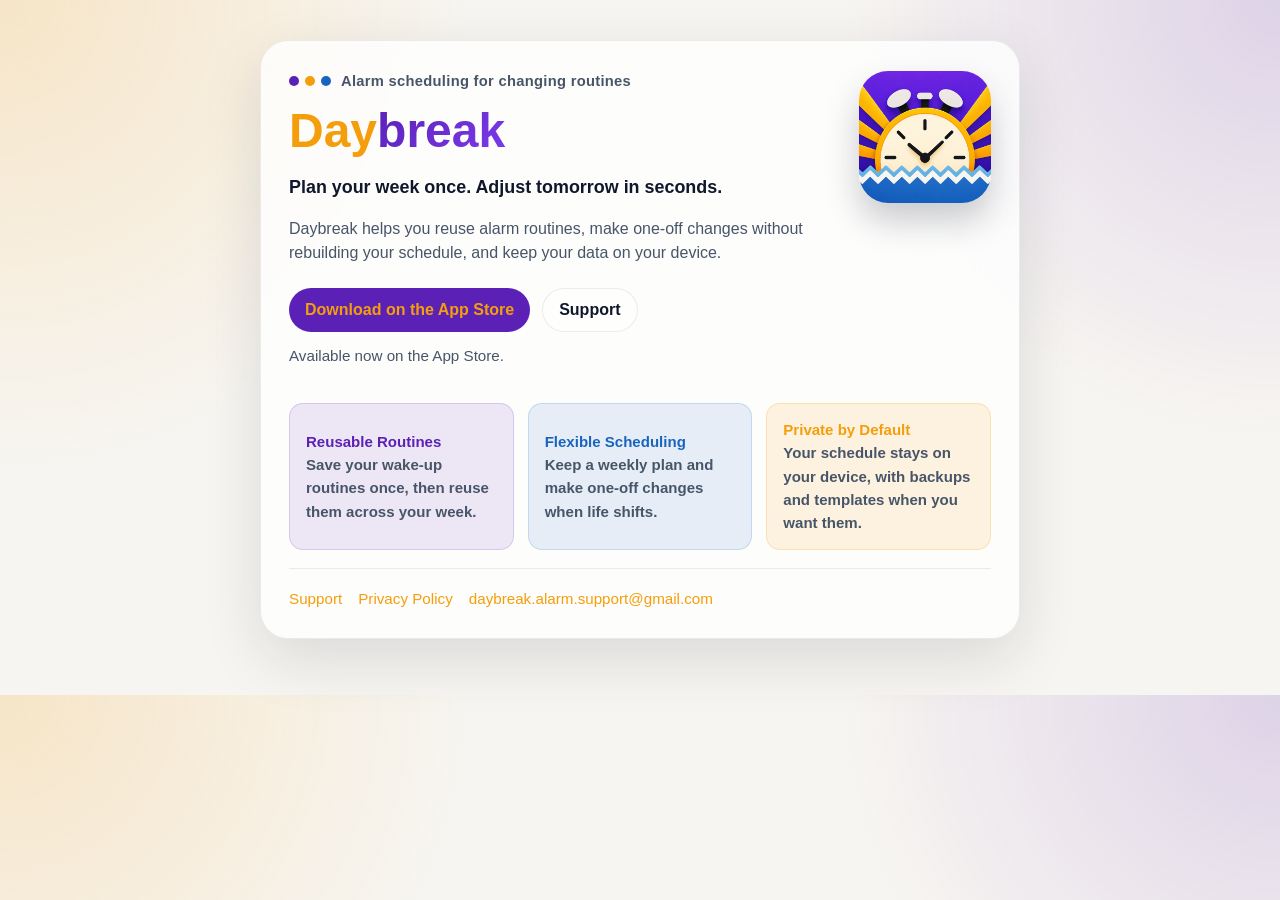
<file: index.html>
<!doctype html>
<html lang="en">
<head>
  <meta charset="utf-8">
  <meta name="viewport" content="width=device-width, initial-scale=1">
  <title>Daybreak</title>
  <meta name="description" content="Daybreak is an alarm scheduling app built around reusable groups, weekly routines, and flexible day-by-day changes.">
  <link rel="icon" type="image/png" href="./assets/daybreak-icon.png">
  <link rel="apple-touch-icon" href="./assets/daybreak-icon.png">
  <link rel="stylesheet" href="./styles.css">
</head>
<body>
  <main class="page">
    <section class="card">
      <section class="hero">
        <div class="hero-copy">
          <div class="eyebrow">
            <span class="eyebrow-dots" aria-hidden="true">
              <span></span><span></span><span></span>
            </span>
            Alarm scheduling for changing routines
          </div>
          <h1><span class="daybreak-wordmark"><span class="day-word">Day</span><span class="break-word">break</span></span></h1>
          <p class="hero-lead">
            Plan your week once. Adjust tomorrow in seconds.
          </p>
          <p>
            Daybreak helps you reuse alarm routines, make one-off changes without rebuilding your
            schedule, and keep your data on your device.
          </p>
          <div class="actions">
            <a class="button" href="https://apps.apple.com/app/daybreak-smart-alarms/id6763627452">Download on the App Store</a>
            <a class="button secondary" href="./support/">Support</a>
          </div>
          <p class="hero-note">Available now on the App Store.</p>
        </div>
        <img class="site-icon" src="./assets/daybreak-icon.png" alt="Daybreak app icon">
      </section>

      <div class="feature-grid">
        <div class="pill-link feature-card">
          <span>
            <strong>Reusable Routines</strong>
            <span>Save your wake-up routines once, then reuse them across your week.</span>
          </span>
        </div>
        <div class="pill-link feature-card">
          <span>
            <strong>Flexible Scheduling</strong>
            <span>Keep a weekly plan and make one-off changes when life shifts.</span>
          </span>
        </div>
        <div class="pill-link pill-link-gold feature-card">
          <span>
            <strong>Private by Default</strong>
            <span>Your schedule stays on your device, with backups and templates when you want them.</span>
          </span>
        </div>
      </div>

      <div class="meta meta-links">
        <a href="./support/">Support</a>
        <a href="./privacy/">Privacy Policy</a>
        <a href="mailto:daybreak.alarm.support@gmail.com">daybreak.alarm.support@gmail.com</a>
      </div>
    </section>
  </main>
</body>
</html>
</file>
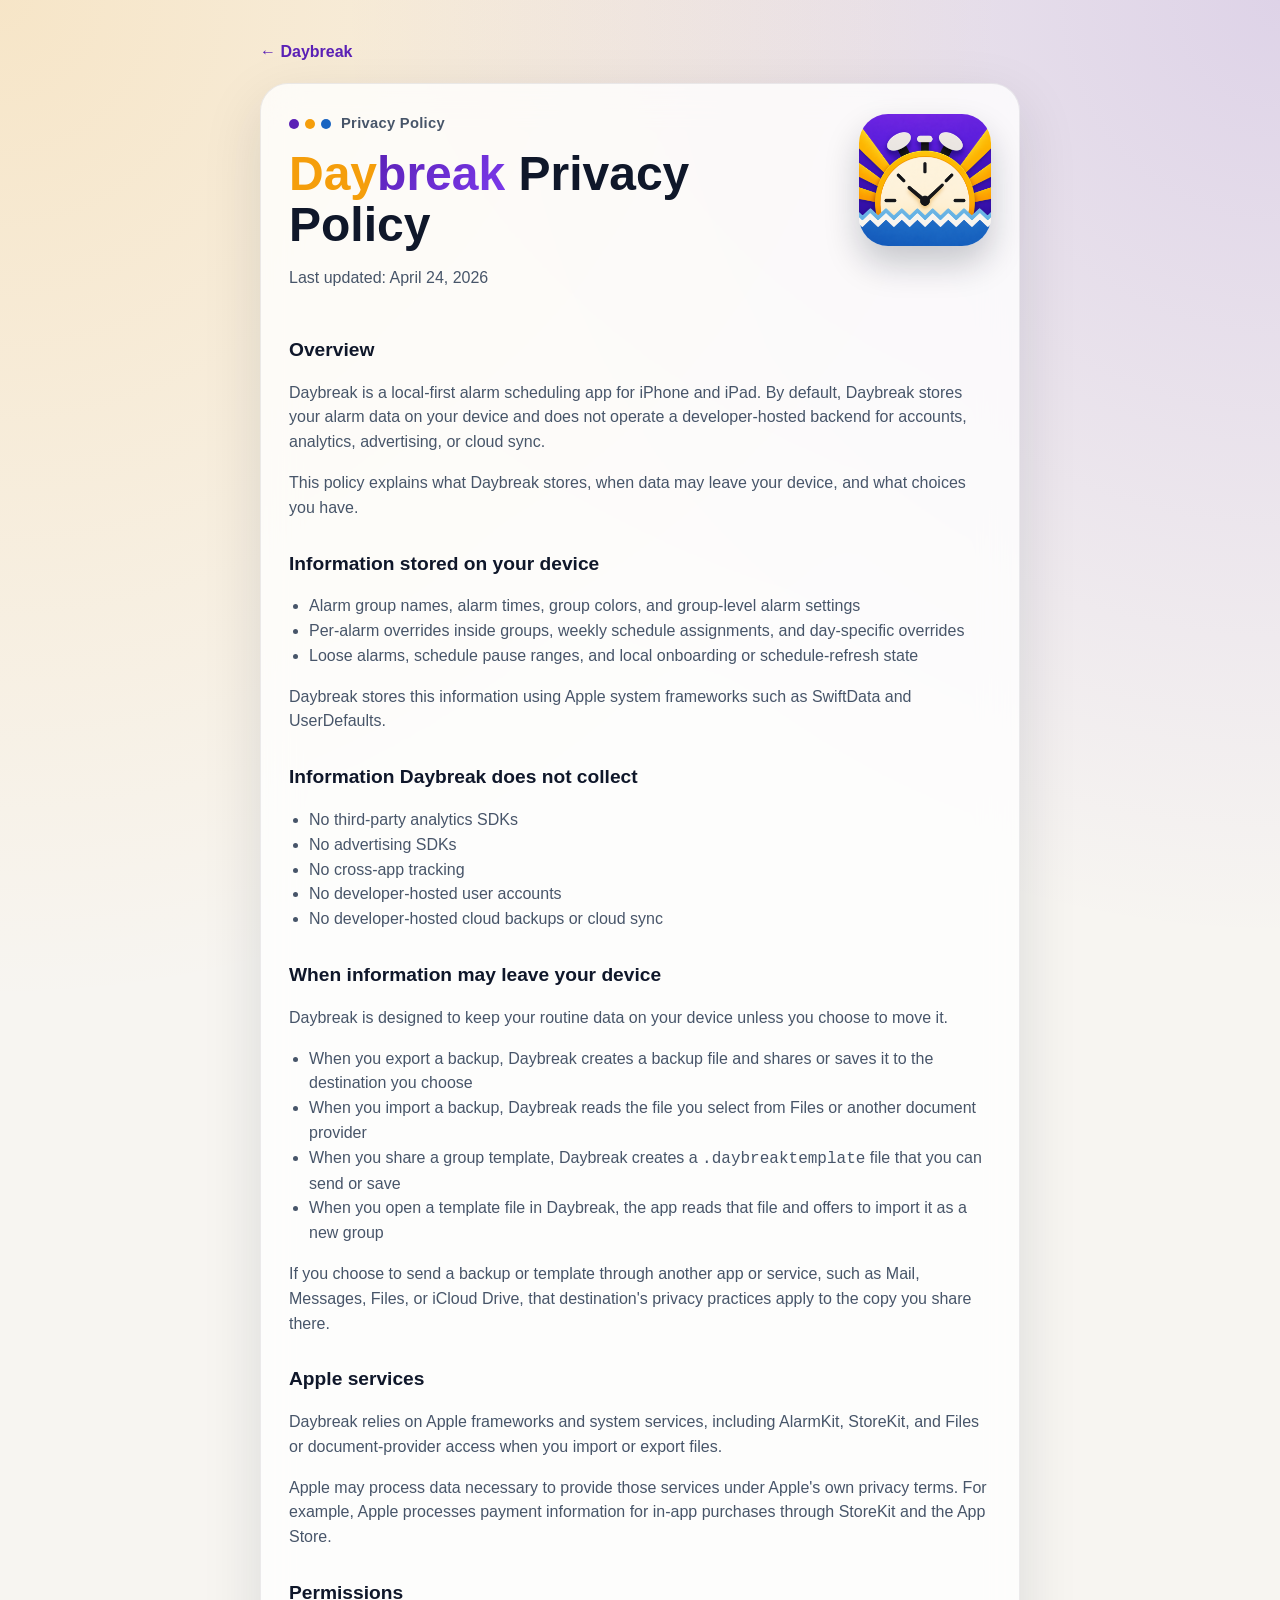
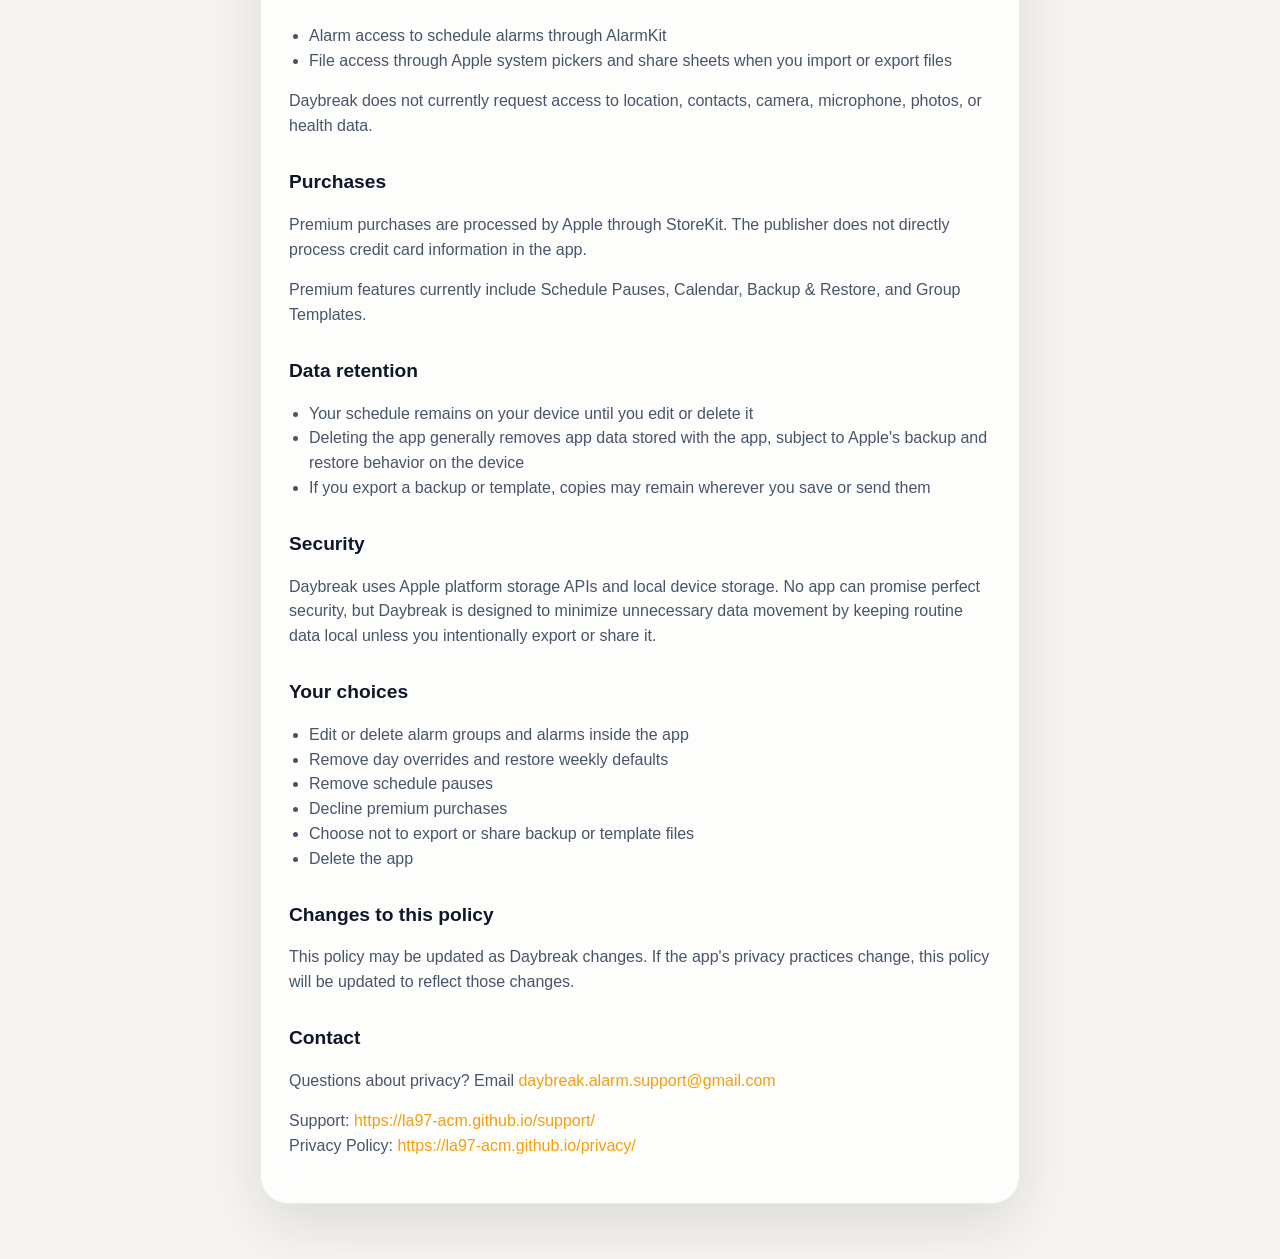
<file: privacy/index.html>
<!doctype html>
<html lang="en">
<head>
  <meta charset="utf-8">
  <meta name="viewport" content="width=device-width, initial-scale=1">
  <title>Daybreak Privacy Policy</title>
  <meta name="description" content="Privacy policy for Daybreak.">
  <link rel="icon" type="image/png" href="../assets/daybreak-icon.png">
  <link rel="apple-touch-icon" href="../assets/daybreak-icon.png">
  <link rel="stylesheet" href="../styles.css">
</head>
<body>
  <main class="page">
    <a class="top-link" href="../">← Daybreak</a>

    <section class="card">
      <section class="hero">
        <div class="hero-copy">
          <div class="eyebrow">
            <span class="eyebrow-dots" aria-hidden="true">
              <span></span><span></span><span></span>
            </span>
            Privacy Policy
          </div>
          <h1><span class="daybreak-wordmark"><span class="day-word">Day</span><span class="break-word">break</span></span> Privacy Policy</h1>
          <p>Last updated: April 24, 2026</p>
        </div>
        <img class="site-icon" src="../assets/daybreak-icon.png" alt="Daybreak app icon">
      </section>

      <h2>Overview</h2>
      <p>
        Daybreak is a local-first alarm scheduling app for iPhone and iPad. By default,
        Daybreak stores your alarm data on your device and does not operate a developer-hosted
        backend for accounts, analytics, advertising, or cloud sync.
      </p>
      <p>
        This policy explains what Daybreak stores, when data may leave your device, and what
        choices you have.
      </p>

      <h2>Information stored on your device</h2>
      <ul>
        <li>Alarm group names, alarm times, group colors, and group-level alarm settings</li>
        <li>Per-alarm overrides inside groups, weekly schedule assignments, and day-specific overrides</li>
        <li>Loose alarms, schedule pause ranges, and local onboarding or schedule-refresh state</li>
      </ul>
      <p>
        Daybreak stores this information using Apple system frameworks such as SwiftData and
        UserDefaults.
      </p>

      <h2>Information Daybreak does not collect</h2>
      <ul>
        <li>No third-party analytics SDKs</li>
        <li>No advertising SDKs</li>
        <li>No cross-app tracking</li>
        <li>No developer-hosted user accounts</li>
        <li>No developer-hosted cloud backups or cloud sync</li>
      </ul>

      <h2>When information may leave your device</h2>
      <p>
        Daybreak is designed to keep your routine data on your device unless you choose to move it.
      </p>
      <ul>
        <li>When you export a backup, Daybreak creates a backup file and shares or saves it to the destination you choose</li>
        <li>When you import a backup, Daybreak reads the file you select from Files or another document provider</li>
        <li>When you share a group template, Daybreak creates a <code>.daybreaktemplate</code> file that you can send or save</li>
        <li>When you open a template file in Daybreak, the app reads that file and offers to import it as a new group</li>
      </ul>
      <p>
        If you choose to send a backup or template through another app or service, such as Mail,
        Messages, Files, or iCloud Drive, that destination's privacy practices apply to the copy
        you share there.
      </p>

      <h2>Apple services</h2>
      <p>
        Daybreak relies on Apple frameworks and system services, including AlarmKit, StoreKit,
        and Files or document-provider access when you import or export files.
      </p>
      <p>
        Apple may process data necessary to provide those services under Apple's own privacy
        terms. For example, Apple processes payment information for in-app purchases through
        StoreKit and the App Store.
      </p>

      <h2>Permissions</h2>
      <ul>
        <li>Alarm access to schedule alarms through AlarmKit</li>
        <li>File access through Apple system pickers and share sheets when you import or export files</li>
      </ul>
      <p>Daybreak does not currently request access to location, contacts, camera, microphone, photos, or health data.</p>

      <h2>Purchases</h2>
      <p>
        Premium purchases are processed by Apple through StoreKit. The publisher does not directly
        process credit card information in the app.
      </p>
      <p>Premium features currently include Schedule Pauses, Calendar, Backup &amp; Restore, and Group Templates.</p>

      <h2>Data retention</h2>
      <ul>
        <li>Your schedule remains on your device until you edit or delete it</li>
        <li>Deleting the app generally removes app data stored with the app, subject to Apple's backup and restore behavior on the device</li>
        <li>If you export a backup or template, copies may remain wherever you save or send them</li>
      </ul>

      <h2>Security</h2>
      <p>
        Daybreak uses Apple platform storage APIs and local device storage. No app can promise
        perfect security, but Daybreak is designed to minimize unnecessary data movement by
        keeping routine data local unless you intentionally export or share it.
      </p>

      <h2>Your choices</h2>
      <ul>
        <li>Edit or delete alarm groups and alarms inside the app</li>
        <li>Remove day overrides and restore weekly defaults</li>
        <li>Remove schedule pauses</li>
        <li>Decline premium purchases</li>
        <li>Choose not to export or share backup or template files</li>
        <li>Delete the app</li>
      </ul>

      <h2>Changes to this policy</h2>
      <p>
        This policy may be updated as Daybreak changes. If the app's privacy practices change,
        this policy will be updated to reflect those changes.
      </p>

      <h2>Contact</h2>
      <p>
        Questions about privacy? Email
        <a href="mailto:daybreak.alarm.support@gmail.com">daybreak.alarm.support@gmail.com</a>
      </p>
      <p>
        Support: <a href="https://la97-acm.github.io/support/">https://la97-acm.github.io/support/</a><br>
        Privacy Policy: <a href="https://la97-acm.github.io/privacy/">https://la97-acm.github.io/privacy/</a>
      </p>
    </section>
  </main>
</body>
</html>
</file>
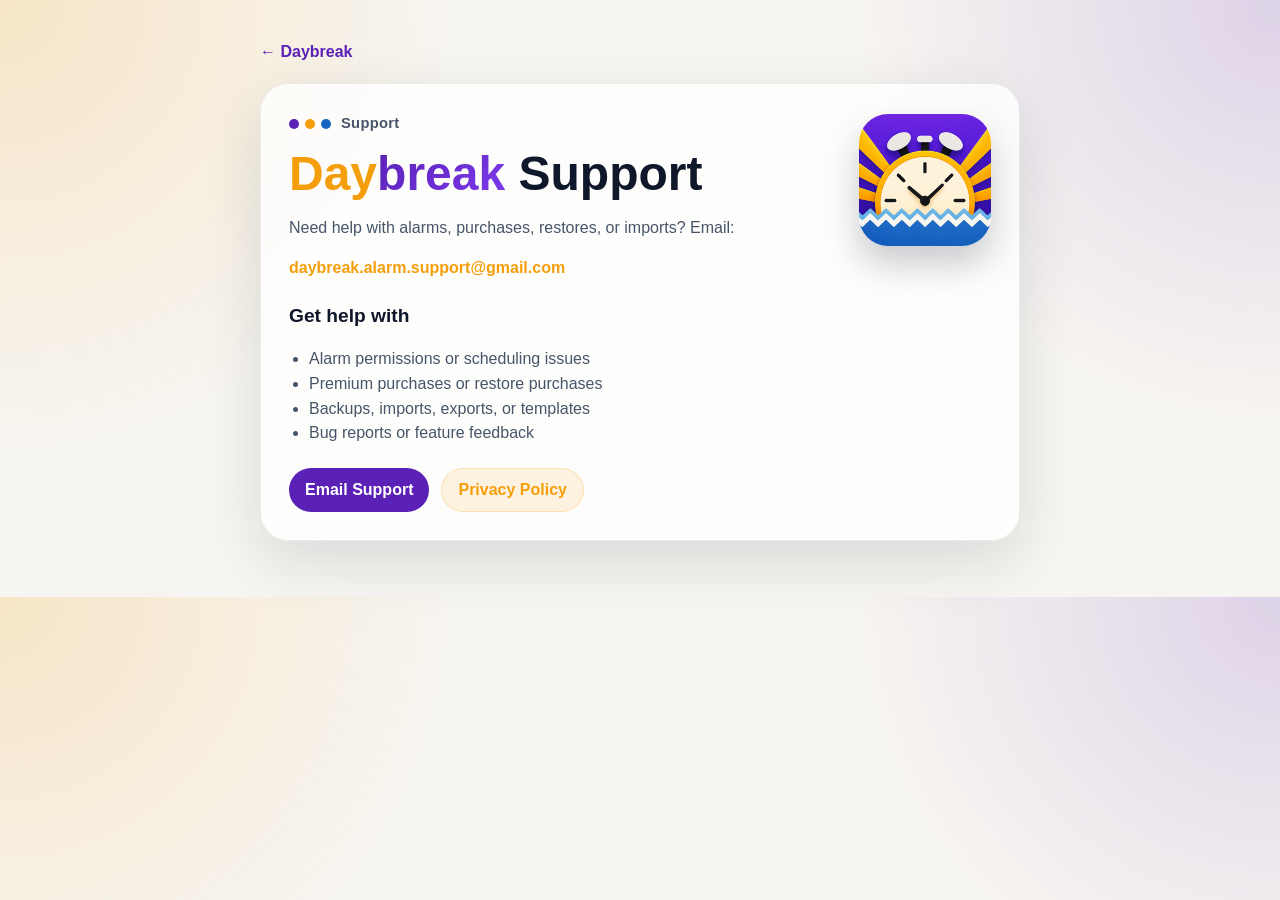
<file: support/index.html>
<!doctype html>
<html lang="en">
<head>
  <meta charset="utf-8">
  <meta name="viewport" content="width=device-width, initial-scale=1">
  <title>Daybreak Support</title>
  <meta name="description" content="Contact support for Daybreak.">
  <link rel="icon" type="image/png" href="../assets/daybreak-icon.png">
  <link rel="apple-touch-icon" href="../assets/daybreak-icon.png">
  <link rel="stylesheet" href="../styles.css">
</head>
<body>
  <main class="page">
    <a class="top-link" href="../">← Daybreak</a>

    <section class="card">
      <section class="hero">
        <div class="hero-copy">
          <div class="eyebrow">
            <span class="eyebrow-dots" aria-hidden="true">
            <span></span><span></span><span></span>
            </span>
            Support
          </div>
          <h1><span class="daybreak-wordmark"><span class="day-word">Day</span><span class="break-word">break</span></span> Support</h1>
          <p>
            Need help with alarms, purchases, restores, or imports? Email:
          </p>
          <p class="support-email-line">
            <a href="mailto:daybreak.alarm.support@gmail.com"><strong>daybreak.alarm.support@gmail.com</strong></a>
          </p>
        </div>
        <img class="site-icon" src="../assets/daybreak-icon.png" alt="Daybreak app icon">
      </section>

      <h2 class="support-topics-heading">Get help with</h2>
      <ul>
        <li>Alarm permissions or scheduling issues</li>
        <li>Premium purchases or restore purchases</li>
        <li>Backups, imports, exports, or templates</li>
        <li>Bug reports or feature feedback</li>
      </ul>

      <div class="actions">
        <a class="button" href="mailto:daybreak.alarm.support@gmail.com">Email Support</a>
        <a class="button accent" href="../privacy/">Privacy Policy</a>
      </div>
    </section>
  </main>
</body>
</html>
</file>
<file: styles.css>
:root {
  color-scheme: light dark;
  --bg: #f7f5f1;
  --surface: rgba(255, 255, 255, 0.78);
  --surface-border: rgba(15, 23, 42, 0.08);
  --text: #0f172a;
  --secondary: #475569;
  --primary: #5b21b6;
  --primary-light: #7c3aed;
  --accent: #f59e0b;
  --accent-fill: rgba(245, 158, 11, 0.12);
  --accent-border: rgba(245, 158, 11, 0.22);
  --blue: #1964c1;
  --pill-fill: rgba(91, 33, 182, 0.10);
  --pill-border: rgba(91, 33, 182, 0.16);
  --pill-blue-fill: rgba(25, 100, 193, 0.10);
  --pill-blue-border: rgba(25, 100, 193, 0.16);
  --shadow: 0 20px 60px rgba(15, 23, 42, 0.12);
}

@media (prefers-color-scheme: dark) {
  :root {
    --bg: #0f1115;
    --surface: rgba(28, 28, 30, 0.84);
    --surface-border: rgba(55, 65, 81, 0.9);
    --text: #f8fafc;
    --secondary: #cbd5e1;
    --primary: #7c3aed;
    --primary-light: #8b5cf6;
    --accent: #fbbf24;
    --accent-fill: rgba(251, 191, 36, 0.18);
    --accent-border: rgba(251, 191, 36, 0.28);
    --blue: #2f76d2;
    --pill-fill: rgba(124, 58, 237, 0.18);
    --pill-border: rgba(124, 58, 237, 0.24);
    --pill-blue-fill: rgba(47, 118, 210, 0.16);
    --pill-blue-border: rgba(47, 118, 210, 0.24);
    --shadow: 0 20px 60px rgba(0, 0, 0, 0.35);
  }
}

* {
  box-sizing: border-box;
}

html {
  background:
    radial-gradient(circle at top left, rgba(245, 158, 11, 0.18), transparent 32%),
    radial-gradient(circle at top right, rgba(91, 33, 182, 0.16), transparent 30%),
    var(--bg);
}

body {
  margin: 0;
  font-family: -apple-system, BlinkMacSystemFont, "Segoe UI", sans-serif;
  color: var(--text);
  line-height: 1.55;
}

.page {
  width: min(760px, calc(100% - 32px));
  margin: 0 auto;
  padding: 40px 0 56px;
}

.card {
  background: var(--surface);
  border: 1px solid var(--surface-border);
  border-radius: 28px;
  box-shadow: var(--shadow);
  backdrop-filter: blur(18px);
  -webkit-backdrop-filter: blur(18px);
  padding: 28px;
}

.hero {
  display: grid;
  grid-template-columns: minmax(0, 1fr) auto;
  gap: 24px;
  align-items: start;
}

.hero-copy {
  min-width: 0;
}

.site-icon {
  width: 132px;
  height: 132px;
  display: block;
  border-radius: 29px;
  margin: 2px 0 0 auto;
  box-shadow: 0 18px 34px rgba(15, 23, 42, 0.22);
}

.eyebrow {
  display: inline-flex;
  align-items: center;
  gap: 10px;
  margin-bottom: 14px;
  color: var(--secondary);
  font-size: 0.92rem;
  font-weight: 600;
  letter-spacing: 0.02em;
}

.eyebrow-dots {
  display: inline-flex;
  gap: 6px;
}

.eyebrow-dots span {
  width: 10px;
  height: 10px;
  border-radius: 999px;
}

.eyebrow-dots span:nth-child(1) {
  background: var(--primary);
}

.eyebrow-dots span:nth-child(2) {
  background: var(--accent);
}

.eyebrow-dots span:nth-child(3) {
  background: var(--blue);
}

h1 {
  margin: 0 0 10px;
  font-size: clamp(2rem, 5vw, 3rem);
  line-height: 1.05;
}

.daybreak-wordmark {
  display: inline-flex;
  align-items: baseline;
}

.day-word {
  color: var(--accent);
}

.break-word {
  display: inline-block;
  background: linear-gradient(135deg, var(--primary) 0%, var(--primary-light) 100%);
  -webkit-background-clip: text;
  background-clip: text;
  color: var(--primary);
  -webkit-text-fill-color: transparent;
}

h2 {
  margin: 28px 0 10px;
  font-size: 1.2rem;
}

p,
li {
  color: var(--secondary);
  font-size: 1rem;
}

a {
  color: var(--primary);
  text-decoration: none;
}

a:hover {
  text-decoration: underline;
}

.actions {
  display: flex;
  flex-wrap: wrap;
  gap: 12px;
  margin-top: 22px;
}

.button,
.pill-link {
  display: inline-flex;
  align-items: center;
  justify-content: center;
  min-height: 44px;
  padding: 0 16px;
  border-radius: 999px;
  font-weight: 600;
  transition: transform 140ms ease, opacity 140ms ease;
}

.button {
  background: var(--primary);
  color: white;
}

.button.disabled {
  background: linear-gradient(135deg, var(--primary) 0%, var(--primary-light) 100%);
  color: white;
  cursor: default;
  pointer-events: none;
}

.button.secondary {
  background: rgba(255, 255, 255, 0.4);
  border: 1px solid var(--surface-border);
  color: var(--text);
}

.button.accent {
  background: var(--accent-fill);
  border: 1px solid var(--accent-border);
  color: var(--accent);
}

.button:hover,
.pill-link:hover {
  transform: translateY(-1px);
  opacity: 0.96;
  text-decoration: none;
}

.pill-grid,
.feature-grid {
  display: grid;
  grid-template-columns: repeat(auto-fit, minmax(220px, 1fr));
  gap: 14px;
  margin-top: 20px;
}

.pill-link {
  justify-content: flex-start;
  background: var(--pill-fill);
  border: 1px solid var(--pill-border);
  padding: 14px 16px;
  border-radius: 14px;
}

.pill-link strong {
  display: block;
  color: var(--primary);
}

.pill-grid .pill-link:nth-child(2),
.feature-grid .pill-link:nth-child(2) {
  background: var(--pill-blue-fill);
  border-color: var(--pill-blue-border);
}

.pill-grid .pill-link:nth-child(2) strong,
.feature-grid .pill-link:nth-child(2) strong {
  color: var(--blue);
}

.pill-link-gold {
  background: var(--accent-fill);
  border-color: var(--accent-border);
}

.pill-link-gold strong {
  color: var(--accent);
}

.feature-card {
  cursor: default;
}

.pill-link span {
  display: block;
  color: var(--secondary);
  font-size: 0.94rem;
}

.hero-lead {
  margin-bottom: 10px;
  color: var(--text);
  font-size: 1.12rem;
  font-weight: 600;
  line-height: 1.45;
}

.hero-note {
  margin-top: 12px;
  font-size: 0.95rem;
}

.support-email-line {
  margin-bottom: 6px;
}

.support-topics-heading {
  margin-top: 14px;
}

.meta {
  margin-top: 18px;
  padding-top: 18px;
  border-top: 1px solid var(--surface-border);
  color: var(--secondary);
  font-size: 0.95rem;
}

.meta-links {
  display: flex;
  flex-wrap: wrap;
  gap: 16px;
}

.meta a {
  color: var(--accent);
}

.hero a,
.card p a {
  color: var(--accent);
}

ul {
  padding-left: 20px;
}

.top-link {
  display: inline-block;
  margin-bottom: 18px;
  font-weight: 600;
}

@media (max-width: 720px) {
  .hero {
    grid-template-columns: 1fr;
  }

  .site-icon {
    width: 112px;
    height: 112px;
    margin: 0;
  }
}
</file>
